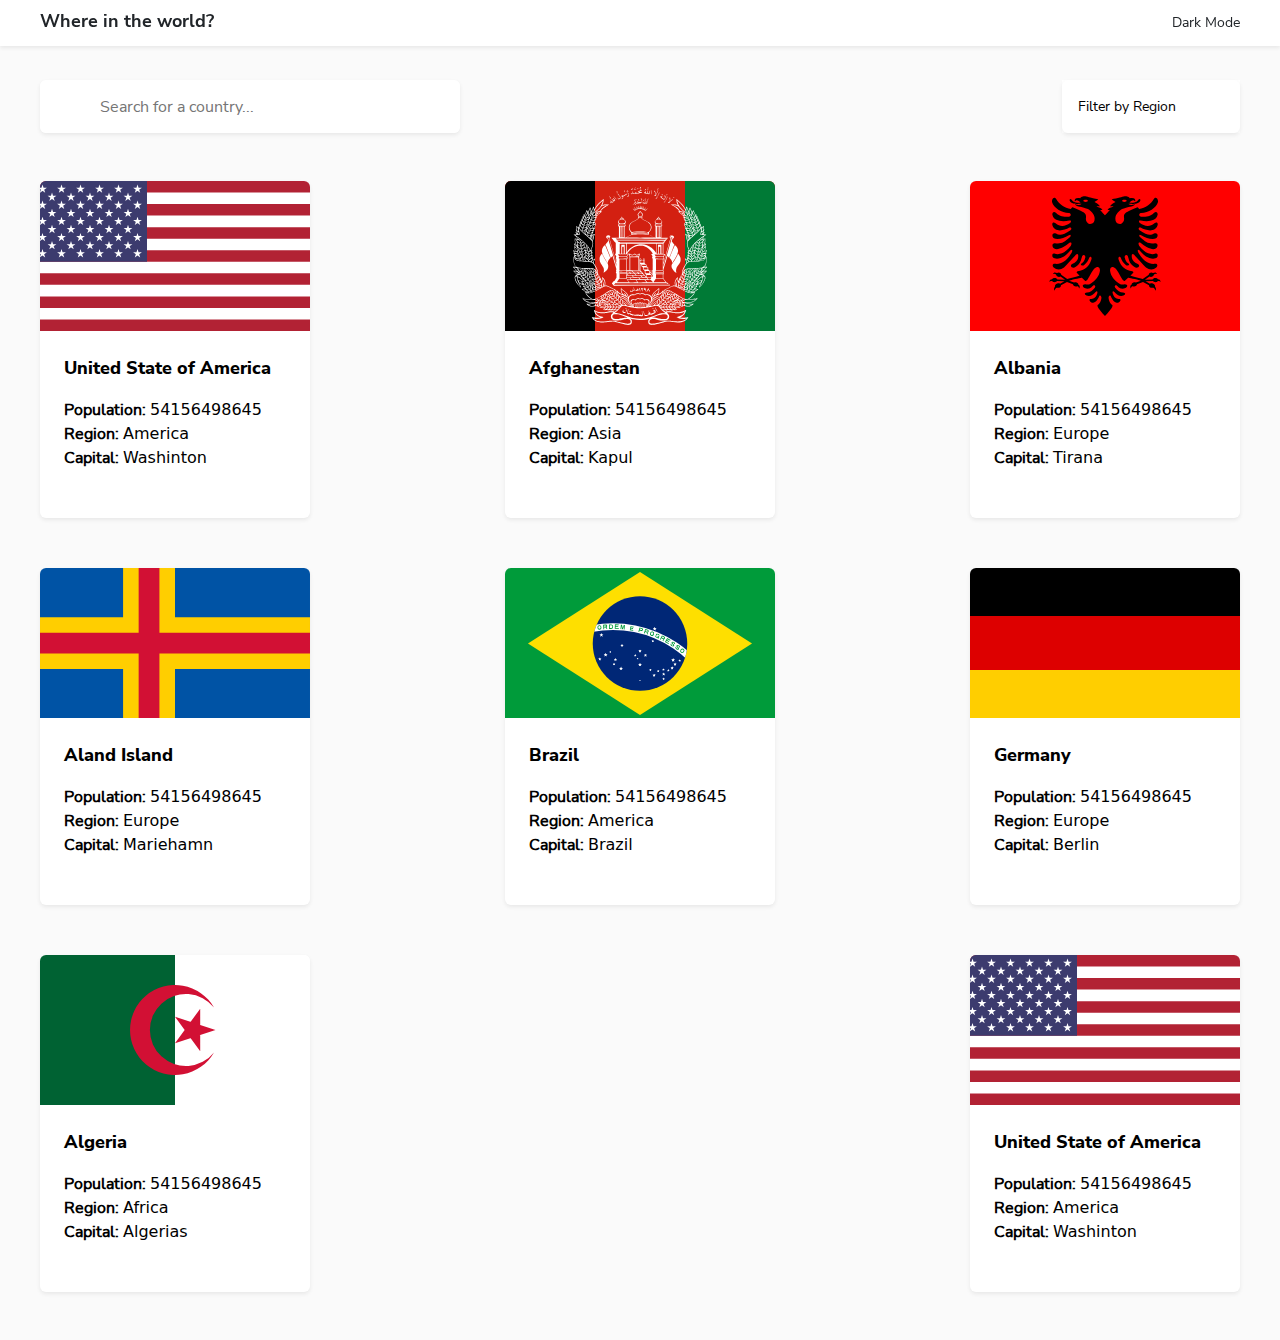
<file: index.html>
<!DOCTYPE html>
<html>

<head>
    <meta name="viewport" content="width=device-width, initial-scale=1.0">
    <link href="https://fonts.google.com/specimen/Nunito+Sans" rel="stylesheet">
    <link rel="stylesheet" href="https://cdnjs.cloudflare.com/ajax/libs/font-awesome/6.0.0-beta2/css/all.min.css"
        integrity="sha512-YWzhKL2whUzgiheMoBFwW8CKV4qpHQAEuvilg9FAn5VJUDwKZZxkJNuGM4XkWuk94WCrrwslk8yWNGmY1EduTA=="
        crossorigin="anonymous" referrerpolicy="no-referrer" />
    <meta charset="utf-8">
    <link href="https://cdn.jsdelivr.net/npm/bootstrap@5.1.3/dist/css/bootstrap.min.css" rel="stylesheet">
    <script src="https://cdn.jsdelivr.net/npm/bootstrap@5.1.3/dist/js/bootstrap.bundle.min.js"></script>
    <link rel="stylesheet" href="index.css">
</head>


<body>
    <header class="m-0 pt-2 shadow-sm position-fixed w-100 bg-white">
        <div></div>
        <div class="d-flex justify-content-between container-custom ">
            <div class="elem1">Where in the world?</div>
            <div class="elem2 pt-1"><i class="fa-regular fa-moon"></i>Dark Mode</div>

        </div>
    </header>
    <main class="pb-5">
        <div class="  container-custom d-flex justify-content-between  div2">
            <div class=" position-relative Search shadow-sm rounded">
                <i class="fa-solid fa-magnifying-glass position-absolute ps-4"></i>
                <input placeholder="Search for a country..." class=" w-100 h-100 border-0 rounded">
            </div>
            <div class="drop dropdown bg-white">
                <button class=" small shadow-sm  rounded pe-3  ps-3  pt-3 pb-3 bg-white border-0 dropdown-toggle "
                    type="button" id="dropdownMenuButton1" data-bs-toggle="dropdown" aria-expanded="false">
                    Filter by Region
                    <i class="fa-solid fa-angle-down ps-5"></i>
                </button>
                <ul class=" shadow-sm dropdown-menu w-100 border-0" aria-labelledby="dropdownMenuButton1">
                    <li><a class="dropdown-item small" href="#">Africa</a></li>
                    <li><a class="dropdown-item small" href="#">America</a></li>
                    <li><a class="dropdown-item small" href="#">Asia</a></li>
                    <li><a class="dropdown-item small" href="#">Europe</a></li>
                    <li><a class="dropdown-item small" href="#">Oceania</a></li>
                </ul>
            </div>

        </div>


        <div class="main-div container-custom d-flex justify-content-between flex-wrap mt-5">
            <a href="details.html" style="display:inline-block;">
            <div class="shadow-sm rounded bg-white details-div">
                <img src="assets/us.svg" alt="flag1" class="w-100 rounded-top">
                <div class="details mt-4 ms-4 pb-5">
                    <div class="country mb-3">United State of America</div>
                    <div>
                        <div class="row-detail"><span class="property">Population:</span><span
                                class="ps-1 value">54156498645</span></div>
                        <div class="row-detail"><span class="property">Region:</span><span
                                class="ps-1 value">America</span></div>
                        <div class="row-detail"><span class="property">Capital:</span><span
                                class="ps-1 value">Washinton</span></div>
                    </div>
                </div>
            </div>
        </a>

            <a href="details.html" style="display:inline-block;">
                <div class="shadow-sm rounded bg-white details-div">
                    <img src="assets/af.svg" alt="flag1" class="w-100 rounded-top">
                    <div class="details mt-4 ms-4 pb-5">
                        <div class="country mb-3">Afghanestan</div>
                        <div>
                            <div class="row-detail"><span class="property">Population:</span><span
                                    class="ps-1 value">54156498645</span></div>
                            <div class="row-detail"><span class="property">Region:</span><span
                                    class="ps-1 value">Asia</span></div>
                            <div class="row-detail"><span class="property">Capital:</span><span
                                    class="ps-1 value">Kapul</span></div>
                        </div>
                    </div>
                </div>
            </a>

            <a href="details.html">
                <div class="shadow-sm rounded bg-white details-div">
                    <img src="assets/al.svg" alt="flag1" class="w-100 rounded-top">
                    <div class="details mt-4 ms-4 pb-5">
                        <div class="country mb-3">Albania</div>
                        <div>
                            <div class="row-detail"><span class="property">Population:</span><span
                                    class="ps-1 value">54156498645</span></div>
                            <div class="row-detail"><span class="property">Region:</span><span
                                    class="ps-1 value">Europe</span></div>
                            <div class="row-detail"><span class="property">Capital:</span><span
                                    class="ps-1 value">Tirana</span></div>
                        </div>
                    </div>
                </div>
            </a>

            <a href="details.html">
                <div class="shadow-sm rounded bg-white details-div">
                    <img src="assets/ax.svg" alt="flag1" class="w-100 rounded-top">
                    <div class="details mt-4 ms-4 pb-5">
                        <div class="country mb-3">Aland Island</div>
                        <div>
                            <div class="row-detail"><span class="property">Population:</span><span
                                    class="ps-1 value">54156498645</span></div>
                            <div class="row-detail"><span class="property">Region:</span><span
                                    class="ps-1 value">Europe</span></div>
                            <div class="row-detail"><span class="property">Capital:</span><span
                                    class="ps-1 value">Mariehamn</span></div>
                        </div>
                    </div>
                </div>
            </a>

            <a href="details.html">
                <div class="shadow-sm rounded bg-white details-div">
                    <img src="assets/br.svg" alt="flag1" class="w-100 rounded-top">
                    <div class="details mt-4 ms-4 pb-5">
                        <div class="country mb-3">Brazil</div>
                        <div>
                            <div class="row-detail"><span class="property">Population:</span><span
                                    class="ps-1 value">54156498645</span></div>
                            <div class="row-detail"><span class="property">Region:</span><span
                                    class="ps-1 value">America</span></div>
                            <div class="row-detail"><span class="property">Capital:</span><span
                                    class="ps-1 value">Brazil</span></div>
                        </div>
                    </div>
                </div>
            </a>

            <a href="details.html">
                <div class="shadow-sm rounded bg-white details-div">
                    <img src="assets/de.svg" alt="flag1" class="w-100 rounded-top">
                    <div class="details mt-4 ms-4 pb-5">
                        <div class="country mb-3">Germany</div>
                        <div>
                            <div class="row-detail"><span class="property">Population:</span><span
                                    class="ps-1 value">54156498645</span></div>
                            <div class="row-detail"><span class="property">Region:</span><span
                                    class="ps-1 value">Europe</span></div>
                            <div class="row-detail"><span class="property">Capital:</span><span
                                    class="ps-1 value">Berlin</span></div>
                        </div>
                    </div>
                </div>
            </a>

            <a href="details.html">
                <div class="shadow-sm rounded bg-white details-div">
                    <img src="assets/dz.svg" alt="flag1" class="w-100 rounded-top">
                    <div class="details mt-4 ms-4 pb-5">
                        <div class="country mb-3">Algeria</div>
                        <div>
                            <div class="row-detail"><span class="property">Population:</span><span
                                    class="ps-1 value">54156498645</span></div>
                            <div class="row-detail"><span class="property">Region:</span><span
                                    class="ps-1 value">Africa</span></div>
                            <div class="row-detail"><span class="property">Capital:</span><span
                                    class="ps-1 value">Algerias</span></div>
                        </div>
                    </div>
                </div>
            </a>

            <a href="details.html">
                <div class="shadow-sm rounded bg-white details-div">
                    <img src="assets/us.svg" alt="flag1" class="w-100 rounded-top">
                    <div class="details mt-4 ms-4 pb-5">
                        <div class="country mb-3">United State of America</div>
                        <div>
                            <div class="row-detail"><span class="property">Population:</span><span
                                    class="ps-1 value">54156498645</span></div>
                            <div class="row-detail"><span class="property">Region:</span><span
                                    class="ps-1 value">America</span></div>
                            <div class="row-detail"><span class="property">Capital:</span><span
                                    class="ps-1 value">Washinton</span></div>
                        </div>
                    </div>
                </div>
            </a>






        </div>
    </main>

</body>

</html>
</file>
<file: index.css>
body {
  margin: 0;
  background-color: #fafafa;
}

* {
  box-sizing: border-box;
}

@font-face {
  font-family: Nunito Sans;
  src: url(Nunito_Sans/NunitoSans-Regular.ttf);
}
@font-face {
  font-family: Nunito Sans bold;
  src: url(Nunito_Sans/NunitoSans-Bold.ttf);
}
@font-face {
  font-family: Nunito Sans extra bold;
  src: url(Nunito_Sans/NunitoSans-ExtraBold.ttf);
}
header {
  padding-bottom: 0.75rem;
  z-index: 10;
}

.container-custom {
  margin-left: 40px;
  margin-right: 40px;
}

.elem1 {
  font-family: Nunito Sans bold;
  font-size: 1.1rem;
}

.elem2 {
  font-family: Nunito Sans;
  font-size: 0.9rem;
}

main {
  padding-top: 80px;
}

.Search {
  font-family: Nunito Sans;
  height: 53px;
  width: 35%;
}

input {
  padding-left: 60px;
}

.fa-magnifying-glass {
  top: 50%;
  transform: translateY(-50%);
  color: #858585;
}

button {
  font-family: Nunito Sans;
  box-sizing: border-box;
}

.dropdown-toggle::after {
  display: none !important;
}

li {
  font-family: Nunito Sans;
}

.main-div {
  gap: 50px;
}

.details-div {
  width: 270px;
}

.country {
  font-family: Nunito Sans extra bold;
  font-size: large;
  font-weight: 900;
}

.property {
  font-family: Nunito Sans;
  font-weight: 600;
}

img {
  height: 150px;
  width: 100%;
  -o-object-fit: cover;
     object-fit: cover;
}

@media only screen and (max-width: 768px) {
  /* For mobile phones: */
  [class*=div2] {
    flex-direction: column;
    row-gap: 30px;
  }
  [class*=drop] {
    margin-right: auto;
  }
}
@media only screen and (max-width: 768px) {
  /* ask about this line*/
  /* For mobile phones: */
  [class*=Search] {
    width: 80%;
    display: block;
  }
}
@media only screen and (min-width: 1580px) {
  /* ask about this line*/
  /* For mobile phones: */
  [class*=main-div] {
    gap: 130px;
  }
  [class*=details-div] {
    width: 350px;
  }
  img {
    height: 200px;
  }
}
a:link {
  text-decoration: none;
  color: black;
}

a:visited {
  text-decoration: none;
  color: black;
}

a:hover {
  text-decoration: none;
  color: black;
}

a:active {
  text-decoration: none;
  color: black;
}

a {
  display: inline-block;
}/*# sourceMappingURL=index.css.map */
</file>
